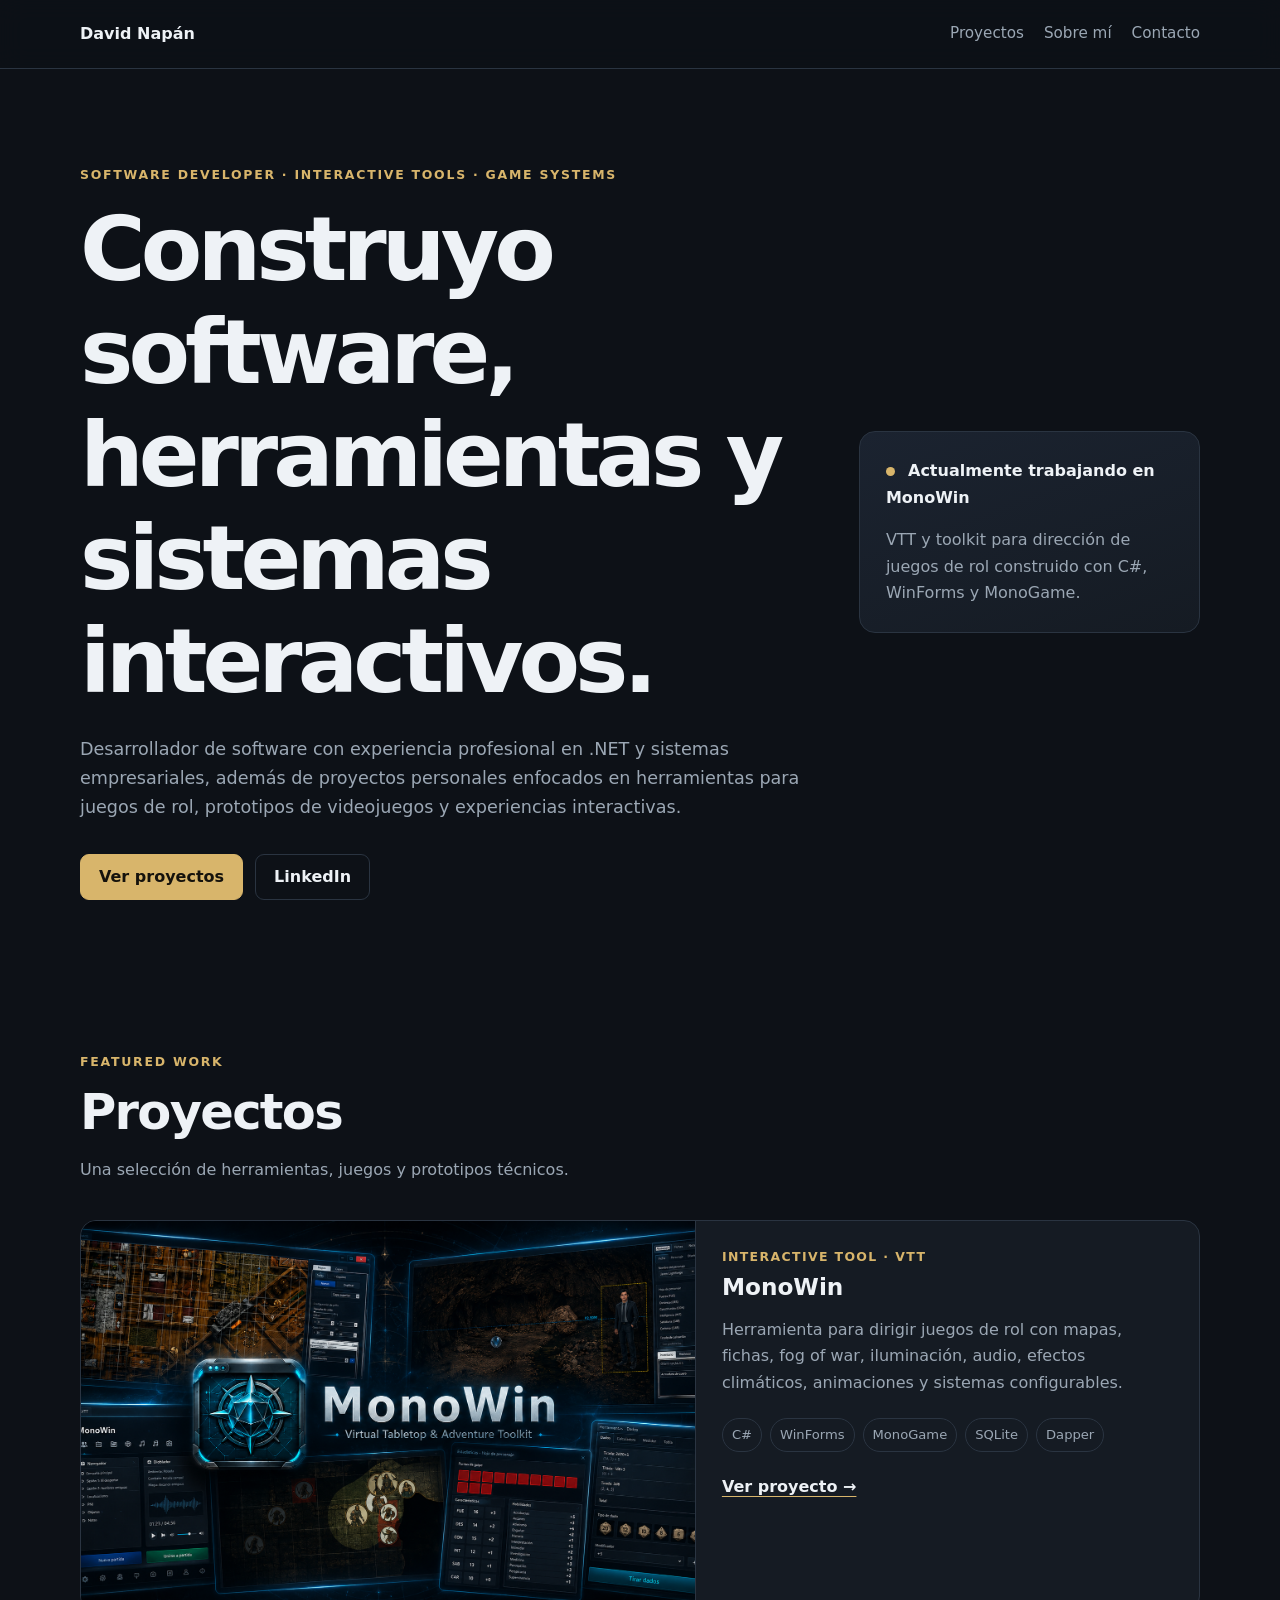
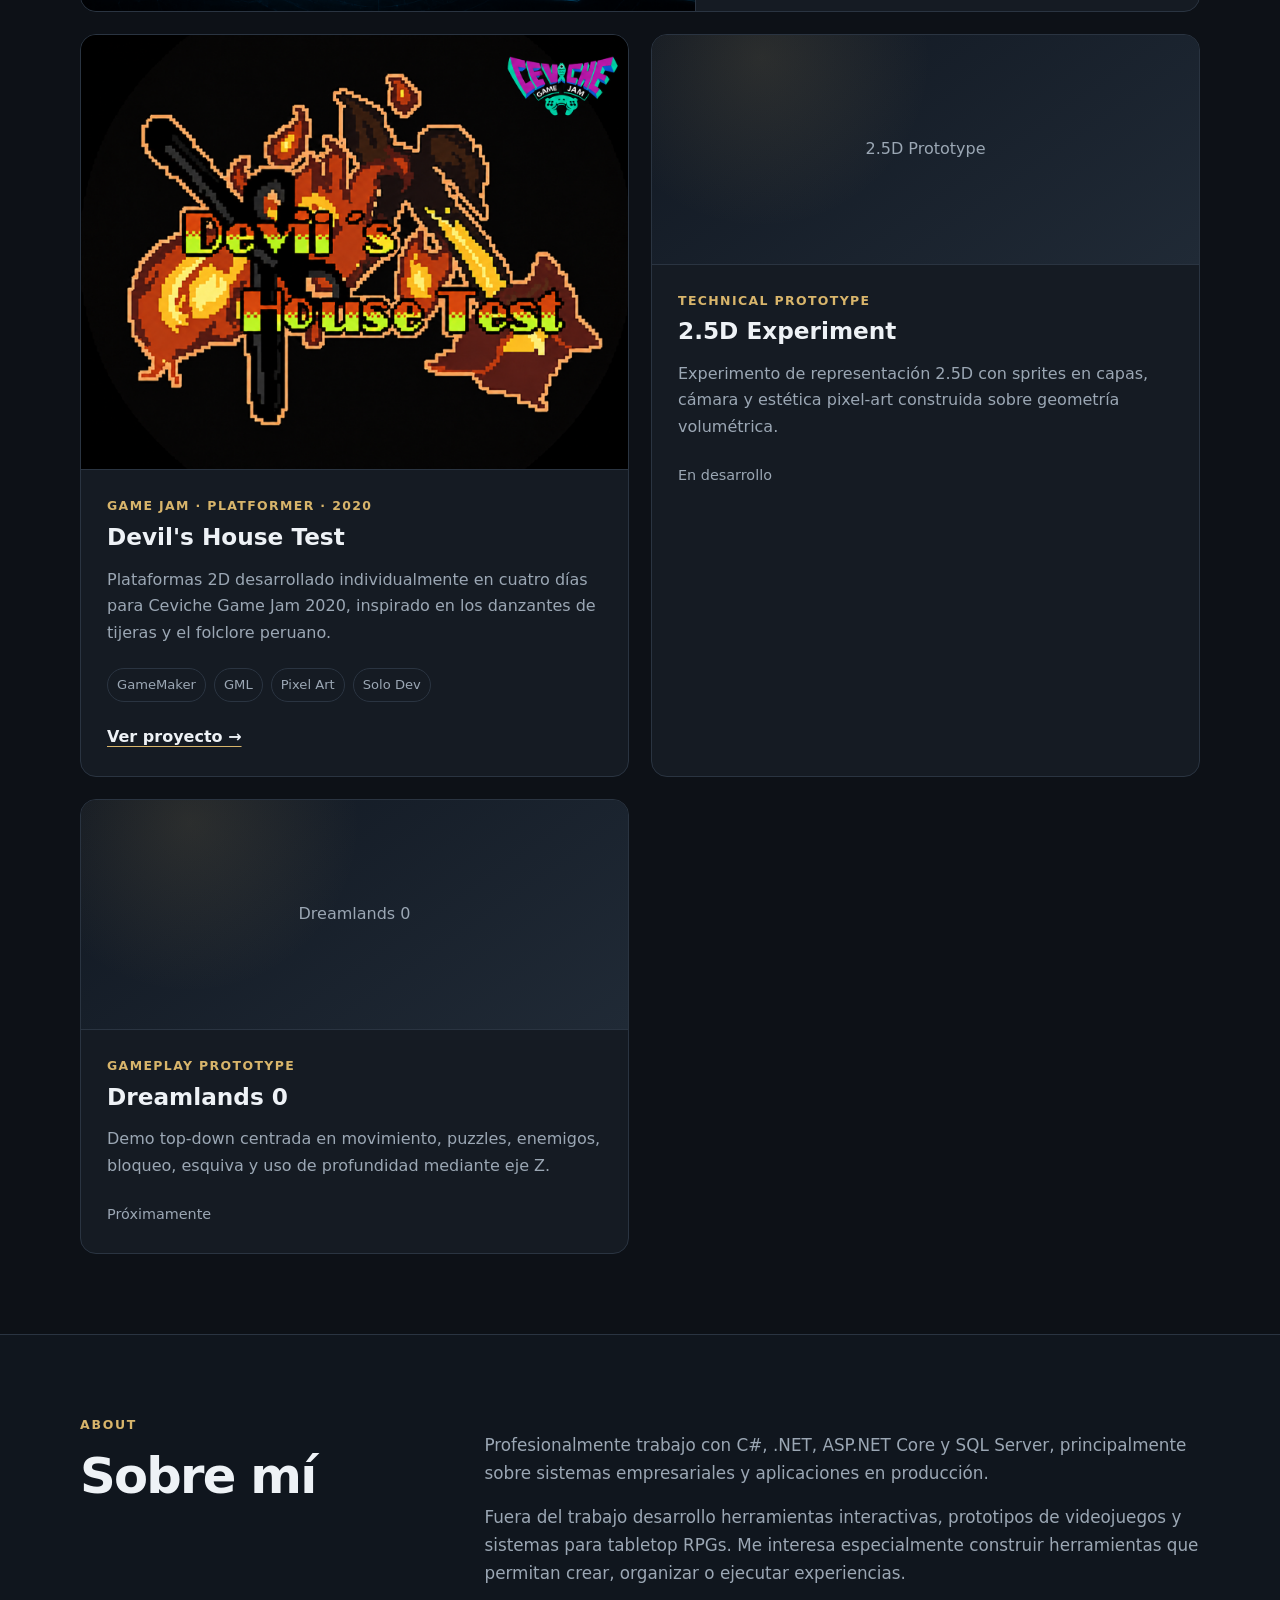
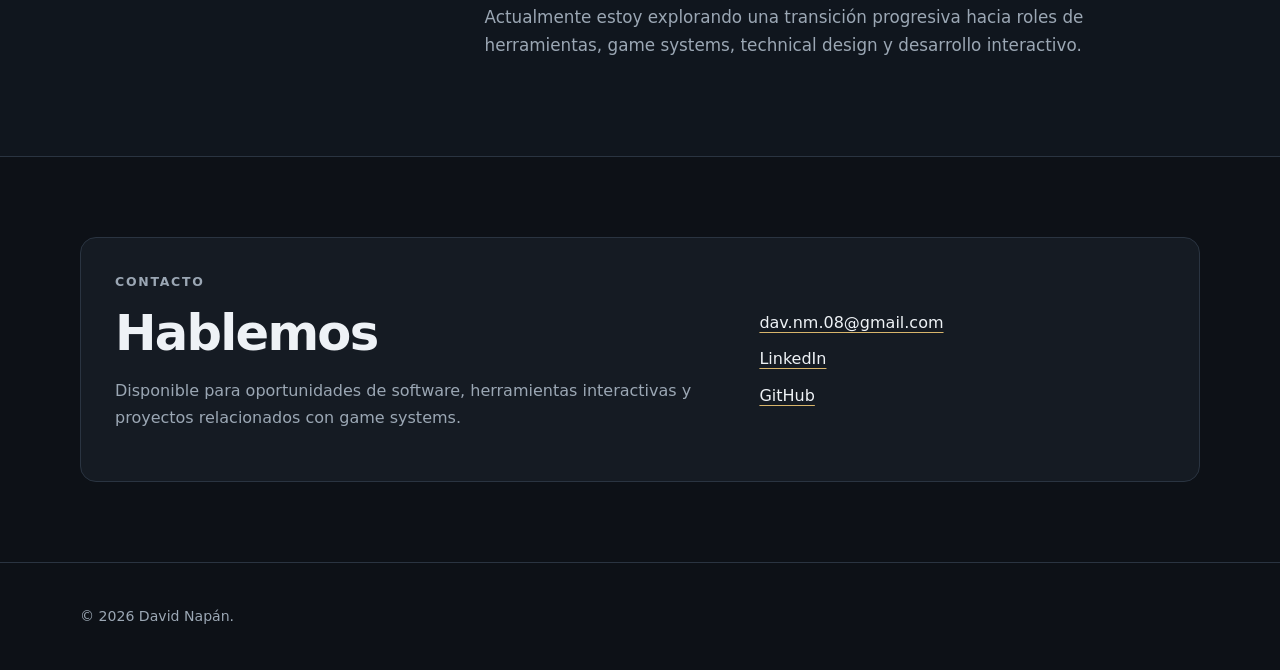
<file: index.html>
<!DOCTYPE html>
<html lang="es">
<head>
  <meta charset="UTF-8">
  <meta name="viewport" content="width=device-width, initial-scale=1.0">
  <meta name="description" content="Portfolio de David Napán: desarrollo de software, herramientas interactivas, game systems y prototipos técnicos.">
  <title>David Napán | Software Developer</title>
  <link rel="stylesheet" href="assets/css/style.css">
</head>
<body>
  <header class="site-header">
    <div class="container nav-wrap">
      <a class="brand" href="index.html">David Napán</a>
      <nav class="main-nav">
        <a href="#projects">Proyectos</a>
        <a href="#about">Sobre mí</a>
        <a href="#contact">Contacto</a>
      </nav>
    </div>
  </header>

  <main>
    <section class="hero">
      <div class="container hero-grid">
        <div>
          <p class="eyebrow">Software Developer · Interactive Tools · Game Systems</p>
          <h1>Construyo software, herramientas y sistemas interactivos.</h1>
          <p class="hero-copy">
            Desarrollador de software con experiencia profesional en .NET y sistemas empresariales,
            además de proyectos personales enfocados en herramientas para juegos de rol,
            prototipos de videojuegos y experiencias interactivas.
          </p>
          <div class="hero-actions">
            <a class="button primary" href="#projects">Ver proyectos</a>
            <a class="button secondary" href="#" target="_blank" rel="noopener">LinkedIn</a>
          </div>
        </div>

        <aside class="hero-card">
          <span class="status-dot"></span>
          <strong>Actualmente trabajando en MonoWin</strong>
          <p>VTT y toolkit para dirección de juegos de rol construido con C#, WinForms y MonoGame.</p>
        </aside>
      </div>
    </section>

    <section class="section" id="projects">
      <div class="container">
        <div class="section-heading">
          <p class="eyebrow">Featured work</p>
          <h2>Proyectos</h2>
          <p>Una selección de herramientas, juegos y prototipos técnicos.</p>
        </div>

        <div class="project-grid">
          <article class="project-card featured">
            <img class="project-image" src="assets/image/monowinCover.png" alt="MonoWin virtual tabletop en funcionamiento">
            <div class="project-content">
              <p class="project-type">Interactive Tool · VTT</p>
              <h3>MonoWin</h3>
              <p>
                Herramienta para dirigir juegos de rol con mapas, fichas, fog of war,
                iluminación, audio, efectos climáticos, animaciones y sistemas configurables.
              </p>
              <ul class="tag-list">
                <li>C#</li><li>WinForms</li><li>MonoGame</li><li>SQLite</li><li>Dapper</li>
              </ul>
              <a class="text-link" href="projects/monowin.html">Ver proyecto →</a>
            </div>
          </article>

          <article class="project-card">
            <img
              class="project-image"
              src="assets/image/devilLogo.png"
              alt="Devil's House Test - Ceviche Game Jam 2020">
          
            <div class="project-content">
              <p class="project-type">Game Jam · Platformer · 2020</p>
          
              <h3>Devil's House Test</h3>
          
              <p>
                Plataformas 2D desarrollado individualmente en cuatro días para
                Ceviche Game Jam 2020, inspirado en los danzantes de tijeras
                y el folclore peruano.
              </p>
          
              <ul class="tag-list">
                <li>GameMaker</li>
                <li>GML</li>
                <li>Pixel Art</li>
                <li>Solo Dev</li>
              </ul>
          
              <a class="text-link" href="projects/devils-house.html">
                Ver proyecto →
              </a>
            </div>
          </article>

          <article class="project-card">
            <div class="project-image placeholder"><span>2.5D Prototype</span></div>
            <div class="project-content">
              <p class="project-type">Technical Prototype</p>
              <h3>2.5D Experiment</h3>
              <p>
                Experimento de representación 2.5D con sprites en capas,
                cámara y estética pixel-art construida sobre geometría volumétrica.
              </p>
              <span class="coming-soon">En desarrollo</span>
            </div>
          </article>

          <article class="project-card">
            <div class="project-image placeholder"><span>Dreamlands 0</span></div>
            <div class="project-content">
              <p class="project-type">Gameplay Prototype</p>
              <h3>Dreamlands 0</h3>
              <p>
                Demo top-down centrada en movimiento, puzzles, enemigos,
                bloqueo, esquiva y uso de profundidad mediante eje Z.
              </p>
              <span class="coming-soon">Próximamente</span>
            </div>
          </article>
        </div>
      </div>
    </section>

    <section class="section alternate" id="about">
      <div class="container about-grid">
        <div>
          <p class="eyebrow">About</p>
          <h2>Sobre mí</h2>
        </div>
        <div class="about-copy">
          <p>
            Profesionalmente trabajo con C#, .NET, ASP.NET Core y SQL Server,
            principalmente sobre sistemas empresariales y aplicaciones en producción.
          </p>
          <p>
            Fuera del trabajo desarrollo herramientas interactivas, prototipos
            de videojuegos y sistemas para tabletop RPGs. Me interesa especialmente
            construir herramientas que permitan crear, organizar o ejecutar experiencias.
          </p>
          <p>
            Actualmente estoy explorando una transición progresiva hacia roles de
            herramientas, game systems, technical design y desarrollo interactivo.
          </p>
        </div>
      </div>
    </section>

    <section class="section" id="contact">
      <div class="container contact-card">
        <div>
          <p class="eyebrow">Contacto</p>
          <h2>Hablemos</h2>
          <p>Disponible para oportunidades de software, herramientas interactivas y proyectos relacionados con game systems.</p>
        </div>
        <div class="contact-links">
          <a href="mailto:dav.nm.08@gmail.com">dav.nm.08@gmail.com</a>
          <a href="#" target="_blank" rel="noopener">LinkedIn</a>
          <a href="https://github.com/Luc3ntyr" target="_blank" rel="noopener">GitHub</a>
        </div>
      </div>
    </section>
  </main>

  <footer class="site-footer">
    <div class="container"><p>© 2026 David Napán.</p></div>
  </footer>
</body>
</html>
</file>
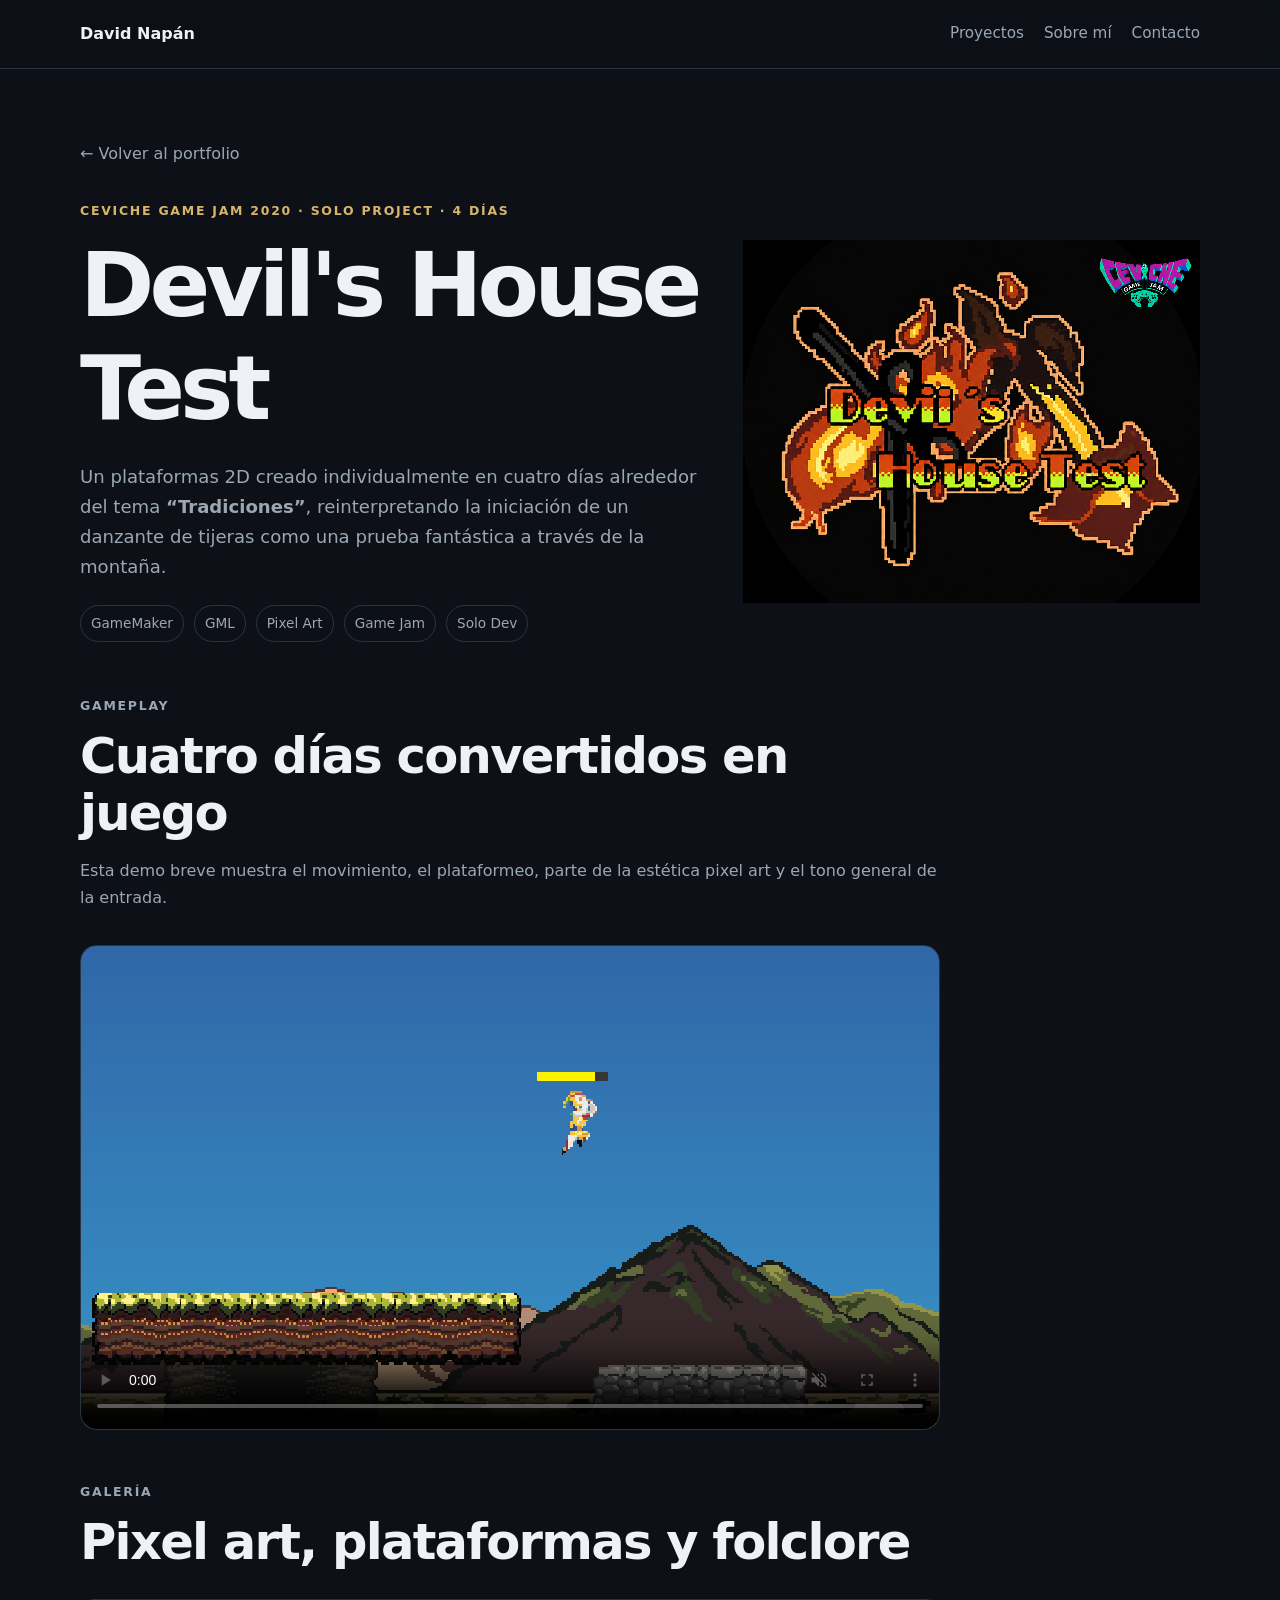
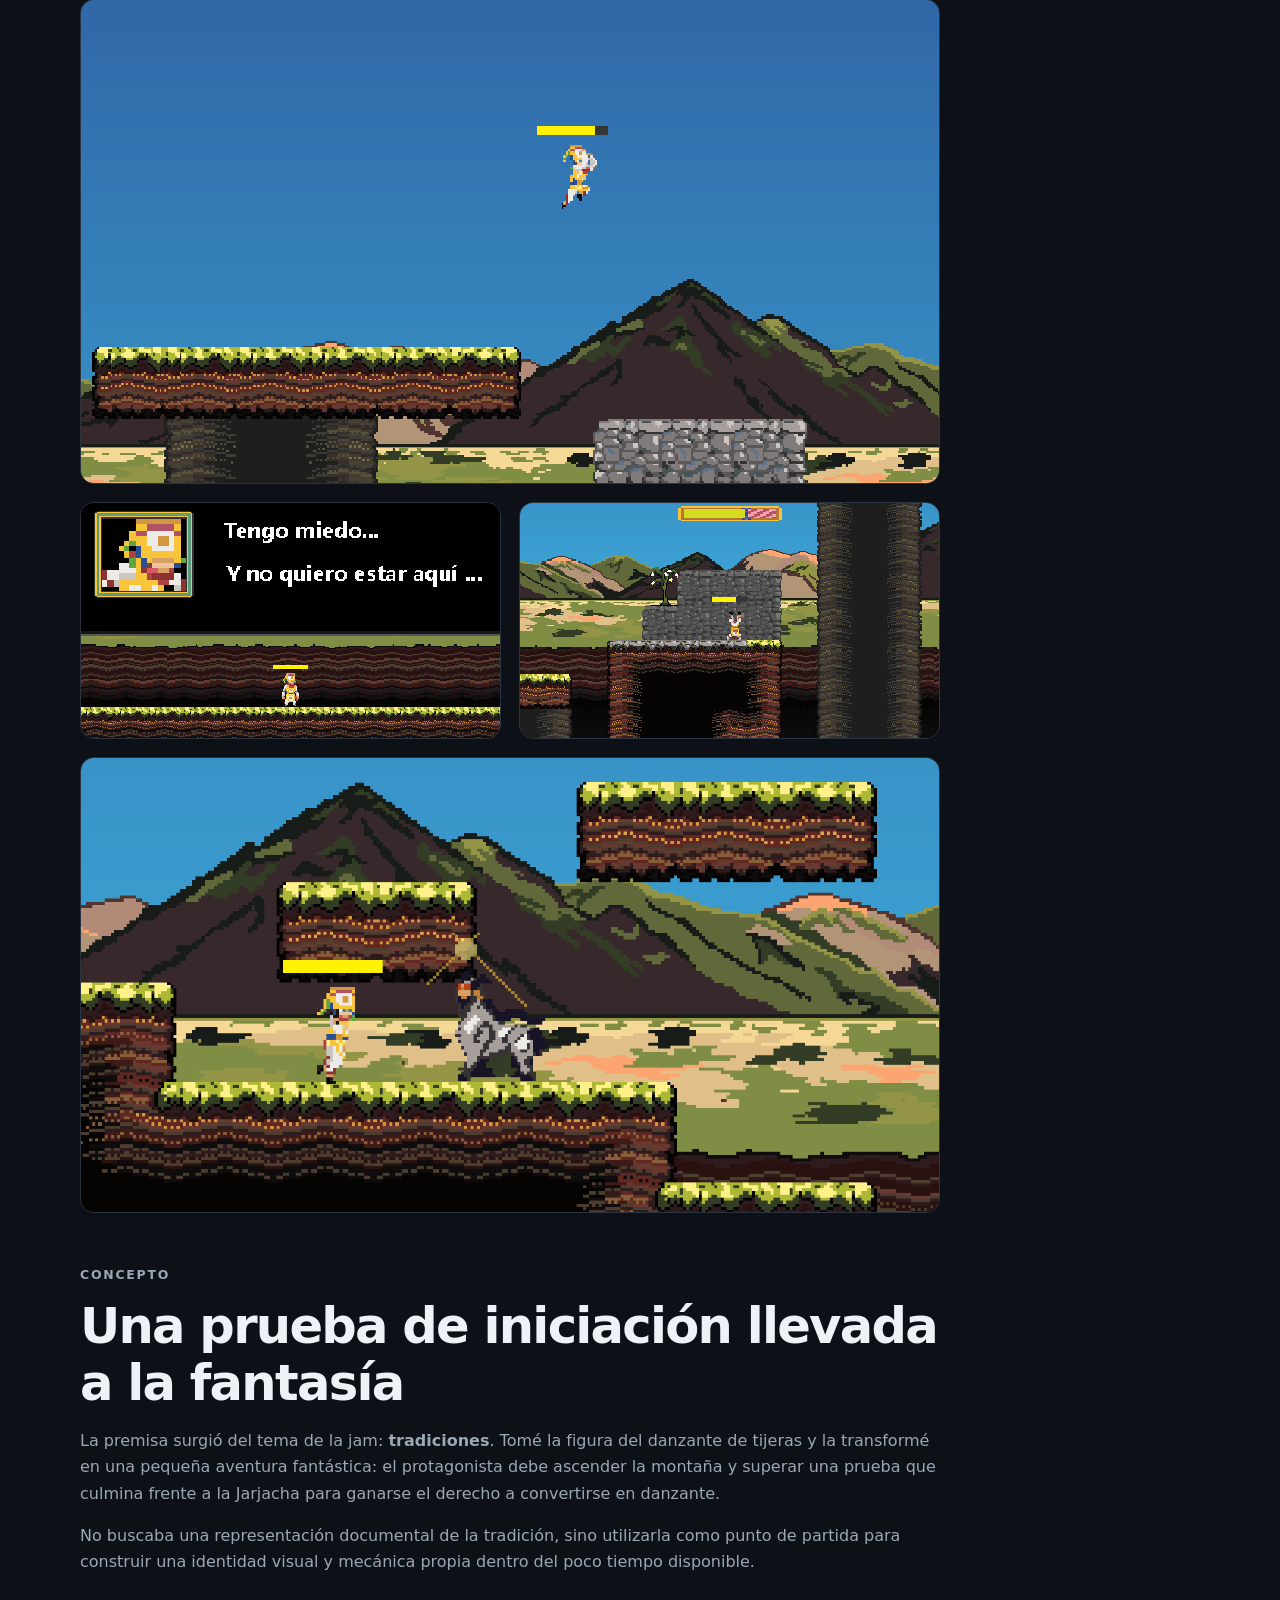
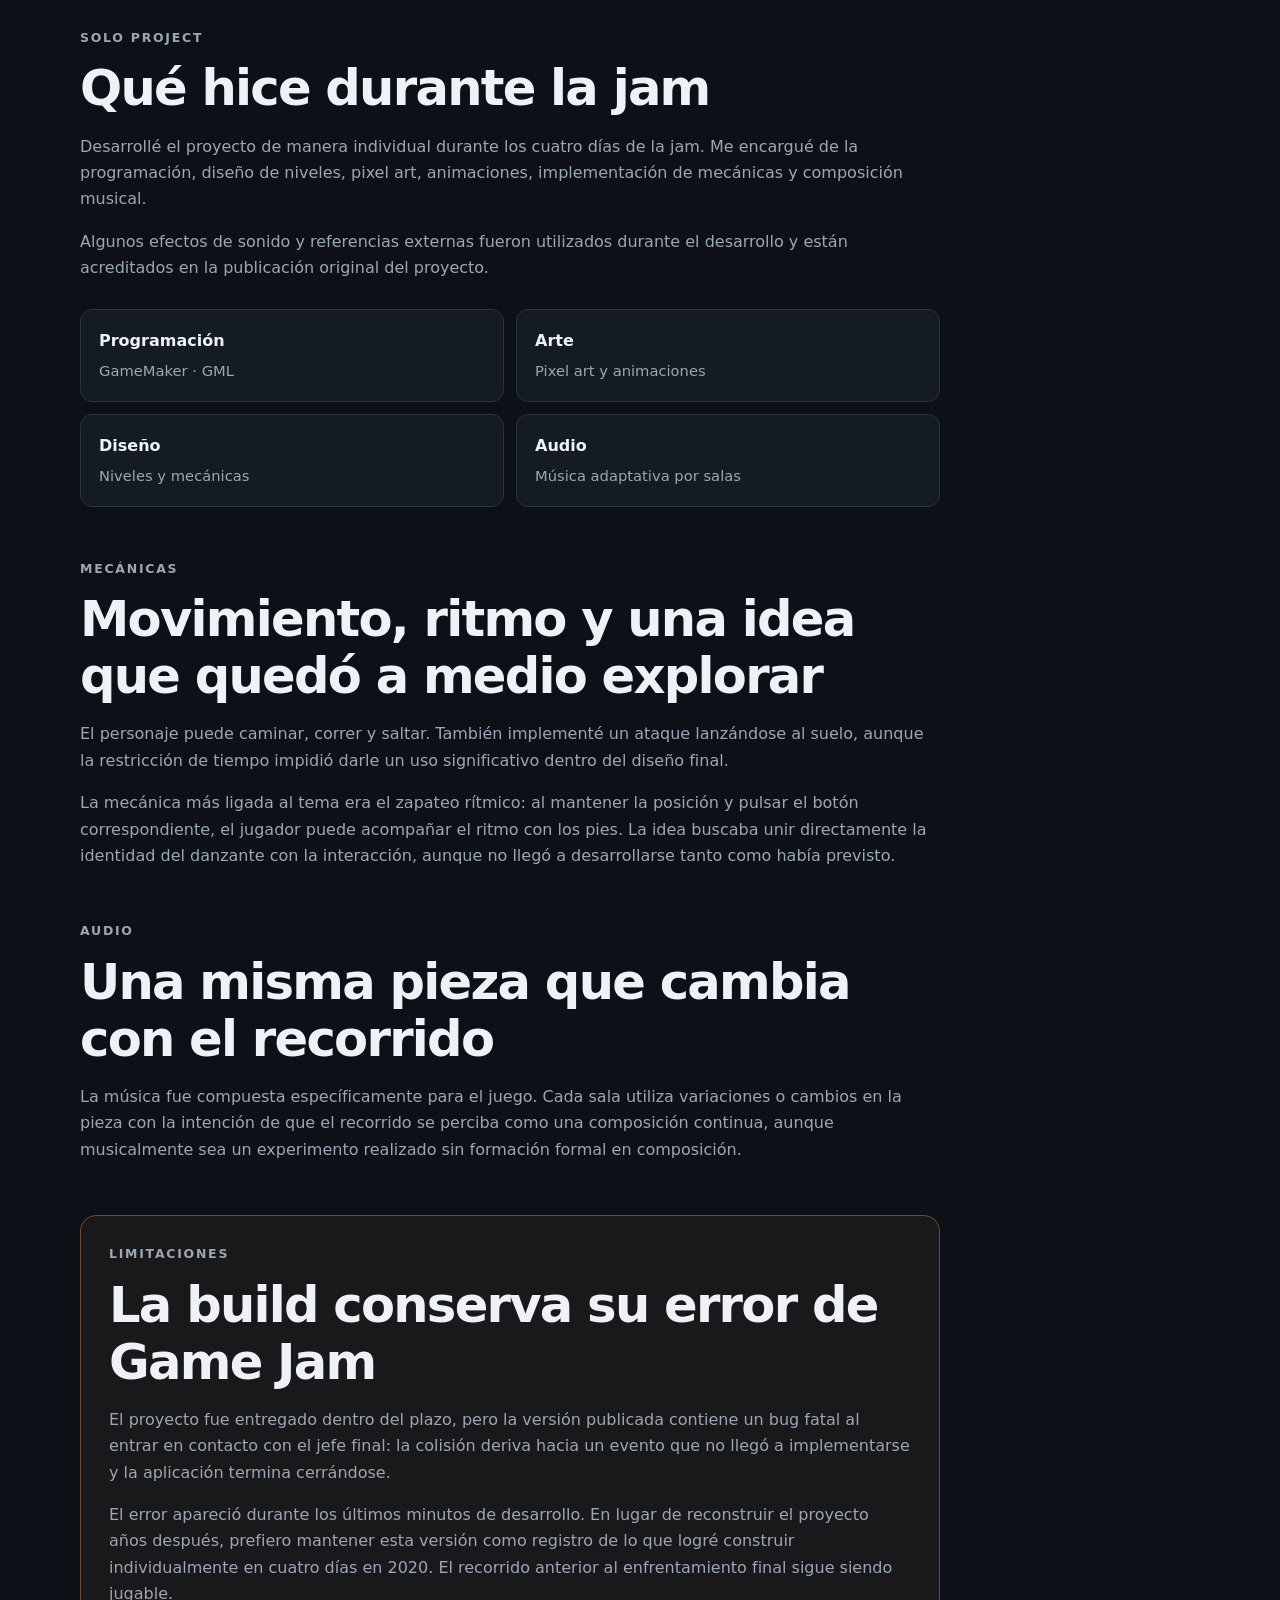
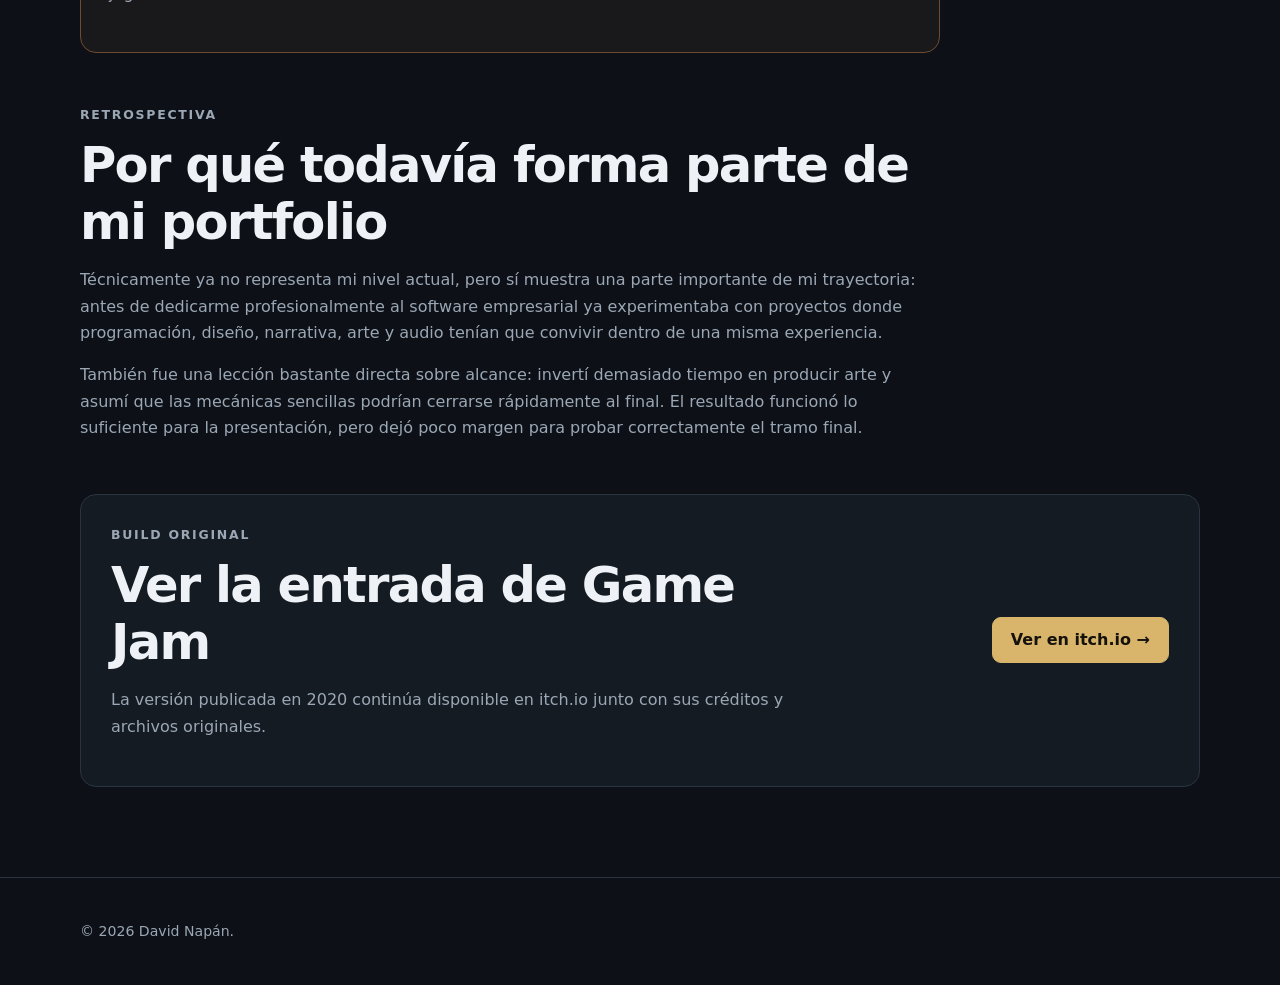
<file: projects/devils-house.html>
<!DOCTYPE html>
<html lang="es">
<head>
  <meta charset="UTF-8">
  <meta name="viewport" content="width=device-width, initial-scale=1.0">
  <meta name="description" content="Devil's House Test, proyecto individual desarrollado en cuatro días para Ceviche Game Jam 2020.">
  <title>Devil's House Test | David Napán</title>

  <link rel="stylesheet" href="../assets/css/style.css">
  <link rel="stylesheet" href="../assets/css/devils-house.css">
</head>

<body>
  <header class="site-header">
    <div class="container nav-wrap">
      <a class="brand" href="../index.html">David Napán</a>

      <nav class="main-nav" aria-label="Navegación principal">
        <a href="../index.html#projects">Proyectos</a>
        <a href="../index.html#about">Sobre mí</a>
        <a href="../index.html#contact">Contacto</a>
      </nav>
    </div>
  </header>

  <main class="project-page">
    <div class="container">

      <a class="back-link" href="../index.html">← Volver al portfolio</a>

      <section class="devil-hero">
        <div class="devil-hero-copy">
          <p class="eyebrow">Ceviche Game Jam 2020 · Solo Project · 4 días</p>

          <h1>Devil's House Test</h1>

          <p class="lead">
            Un plataformas 2D creado individualmente en cuatro días alrededor del tema
            <strong>“Tradiciones”</strong>, reinterpretando la iniciación de un danzante
            de tijeras como una prueba fantástica a través de la montaña.
          </p>

          <div class="project-meta" aria-label="Información del proyecto">
            <span>GameMaker</span>
            <span>GML</span>
            <span>Pixel Art</span>
            <span>Game Jam</span>
            <span>Solo Dev</span>
          </div>
        </div>

        <div class="devil-logo-wrap">
          <img
            class="devil-logo"
            src="../assets/image/devilLogo.png"
            alt="Logo de Devil's House Test con distintivo de Ceviche Game Jam">
        </div>
      </section>

      <!-- Gameplay corto -->
      <section class="project-section gameplay-section">
        <p class="eyebrow">Gameplay</p>
        <h2>Cuatro días convertidos en juego</h2>

        <p>
          Esta demo breve muestra el movimiento, el plataformeo, parte de la estética
          pixel art y el tono general de la entrada.
        </p>

        <div class="video-showcase devil-video">
          <video
            autoplay
            muted
            loop
            playsinline
            controls
            poster="../assets/image/gameplay-01.png">
            <source src="../assets/video/DevilsHouseGameplay.mp4" type="video/mp4">
            Tu navegador no soporta reproducción de video.
          </video>
        </div>
      </section>

      <!-- Galería -->
      <section class="project-section">
        <p class="eyebrow">Galería</p>
        <h2>Pixel art, plataformas y folclore</h2>

        <div class="devil-gallery">
          <figure class="devil-shot wide">
            <img
              src="../assets/image/gameplay-01.png"
              alt="El protagonista de Devil's House Test saltando frente a una montaña"
              loading="lazy">
          </figure>

          <figure class="devil-shot">
            <img
              src="../assets/image/gameplay-02.png"
              alt="Escena de diálogo de Devil's House Test"
              loading="lazy">
          </figure>

          <figure class="devil-shot">
            <img
              src="../assets/image/gameplay-03.png"
              alt="Sección de plataformas de Devil's House Test"
              loading="lazy">
          </figure>

          <figure class="devil-shot wide">
            <img
              src="../assets/image/gameplay-04.png"
              alt="El danzante frente a la Jarjacha en Devil's House Test"
              loading="lazy">
          </figure>
        </div>
      </section>

      <!-- Concepto -->
      <section class="project-section">
        <p class="eyebrow">Concepto</p>
        <h2>Una prueba de iniciación llevada a la fantasía</h2>

        <p>
          La premisa surgió del tema de la jam: <strong>tradiciones</strong>. Tomé la figura
          del danzante de tijeras y la transformé en una pequeña aventura fantástica:
          el protagonista debe ascender la montaña y superar una prueba que culmina
          frente a la Jarjacha para ganarse el derecho a convertirse en danzante.
        </p>

        <p>
          No buscaba una representación documental de la tradición, sino utilizarla
          como punto de partida para construir una identidad visual y mecánica propia
          dentro del poco tiempo disponible.
        </p>
      </section>

      <!-- Rol -->
      <section class="project-section">
        <p class="eyebrow">Solo Project</p>
        <h2>Qué hice durante la jam</h2>

        <p>
          Desarrollé el proyecto de manera individual durante los cuatro días de la jam.
          Me encargué de la programación, diseño de niveles, pixel art, animaciones,
          implementación de mecánicas y composición musical.
        </p>

        <p>
          Algunos efectos de sonido y referencias externas fueron utilizados durante
          el desarrollo y están acreditados en la publicación original del proyecto.
        </p>

        <div class="responsibility-grid">
          <div>
            <strong>Programación</strong>
            <span>GameMaker · GML</span>
          </div>
          <div>
            <strong>Arte</strong>
            <span>Pixel art y animaciones</span>
          </div>
          <div>
            <strong>Diseño</strong>
            <span>Niveles y mecánicas</span>
          </div>
          <div>
            <strong>Audio</strong>
            <span>Música adaptativa por salas</span>
          </div>
        </div>
      </section>

      <!-- Mecánicas -->
      <section class="project-section">
        <p class="eyebrow">Mecánicas</p>
        <h2>Movimiento, ritmo y una idea que quedó a medio explorar</h2>

        <p>
          El personaje puede caminar, correr y saltar. También implementé un ataque
          lanzándose al suelo, aunque la restricción de tiempo impidió darle un uso
          significativo dentro del diseño final.
        </p>

        <p>
          La mecánica más ligada al tema era el zapateo rítmico: al mantener la posición
          y pulsar el botón correspondiente, el jugador puede acompañar el ritmo con los pies.
          La idea buscaba unir directamente la identidad del danzante con la interacción,
          aunque no llegó a desarrollarse tanto como había previsto.
        </p>
      </section>

      <!-- Audio -->
      <section class="project-section">
        <p class="eyebrow">Audio</p>
        <h2>Una misma pieza que cambia con el recorrido</h2>

        <p>
          La música fue compuesta específicamente para el juego. Cada sala utiliza
          variaciones o cambios en la pieza con la intención de que el recorrido se
          perciba como una composición continua, aunque musicalmente sea un experimento
          realizado sin formación formal en composición.
        </p>
      </section>

      <!-- Limitaciones -->
      <section class="project-section limitation-card">
        <p class="eyebrow">Limitaciones</p>
        <h2>La build conserva su error de Game Jam</h2>

        <p>
          El proyecto fue entregado dentro del plazo, pero la versión publicada contiene
          un bug fatal al entrar en contacto con el jefe final: la colisión deriva hacia
          un evento que no llegó a implementarse y la aplicación termina cerrándose.
        </p>

        <p>
          El error apareció durante los últimos minutos de desarrollo. En lugar de
          reconstruir el proyecto años después, prefiero mantener esta versión como
          registro de lo que logré construir individualmente en cuatro días en 2020.
          El recorrido anterior al enfrentamiento final sigue siendo jugable.
        </p>
      </section>

      <!-- Reflexión -->
      <section class="project-section">
        <p class="eyebrow">Retrospectiva</p>
        <h2>Por qué todavía forma parte de mi portfolio</h2>

        <p>
          Técnicamente ya no representa mi nivel actual, pero sí muestra una parte
          importante de mi trayectoria: antes de dedicarme profesionalmente al software
          empresarial ya experimentaba con proyectos donde programación, diseño,
          narrativa, arte y audio tenían que convivir dentro de una misma experiencia.
        </p>

        <p>
          También fue una lección bastante directa sobre alcance: invertí demasiado
          tiempo en producir arte y asumí que las mecánicas sencillas podrían cerrarse
          rápidamente al final. El resultado funcionó lo suficiente para la presentación,
          pero dejó poco margen para probar correctamente el tramo final.
        </p>
      </section>

      <!-- Itch -->
      <section class="project-section itch-card">
        <div>
          <p class="eyebrow">Build original</p>
          <h2>Ver la entrada de Game Jam</h2>

          <p>
            La versión publicada en 2020 continúa disponible en itch.io junto con
            sus créditos y archivos originales.
          </p>
        </div>

        <a
          class="button primary"
          href="https://luccentyr.itch.io/devils-house-test"
          target="_blank"
          rel="noopener">
          Ver en itch.io →
        </a>
      </section>

    </div>
  </main>

  <footer class="site-footer">
    <div class="container">
      <p>© 2026 David Napán.</p>
    </div>
  </footer>
</body>
</html>
</file>
<file: assets/css/style.css>
:root {
  --bg: #0d1117;
  --surface: #151b23;
  --surface-soft: #1b2330;
  --text: #eef2f6;
  --muted: #9ba7b4;
  --line: #2a3441;
  --accent: #d8b56b;
  --accent-soft: rgba(216, 181, 107, 0.12);
  --max-width: 1120px;
}

* {
  box-sizing: border-box;
}

html {
  scroll-behavior: smooth;
}

body {
  margin: 0;
  font-family: Inter, ui-sans-serif, system-ui, -apple-system,
    BlinkMacSystemFont, "Segoe UI", sans-serif;
  background: var(--bg);
  color: var(--text);
  line-height: 1.65;
}

a {
  color: inherit;
}

img {
  max-width: 100%;
  display: block;
}

.container {
  width: min(calc(100% - 40px), var(--max-width));
  margin-inline: auto;
}


/* =========================================================
   HEADER
   ========================================================= */

.site-header {
  position: sticky;
  top: 0;
  z-index: 10;
  background: rgba(13, 17, 23, 0.92);
  border-bottom: 1px solid var(--line);
  backdrop-filter: blur(12px);
}

.nav-wrap {
  min-height: 68px;
  display: flex;
  align-items: center;
  justify-content: space-between;
  gap: 24px;
}

.brand {
  font-weight: 700;
  text-decoration: none;
}

.main-nav {
  display: flex;
  gap: 20px;
}

.main-nav a {
  color: var(--muted);
  text-decoration: none;
  font-size: .95rem;
}

.main-nav a:hover {
  color: var(--text);
}


/* =========================================================
   HOME HERO
   ========================================================= */

.hero {
  padding: 96px 0 72px;
}

.hero-grid {
  display: grid;
  grid-template-columns: minmax(0, 1.5fr) minmax(280px, .7fr);
  gap: 48px;
  align-items: center;
}

.eyebrow {
  margin: 0 0 12px;
  color: var(--accent);
  font-size: .78rem;
  font-weight: 700;
  text-transform: uppercase;
  letter-spacing: .14em;
}

h1,
h2,
h3 {
  margin-top: 0;
  line-height: 1.15;
}

h1 {
  max-width: 820px;
  margin-bottom: 22px;
  font-size: clamp(2.8rem, 7vw, 5.7rem);
  letter-spacing: -.055em;
}

h2 {
  margin-bottom: 12px;
  font-size: clamp(2rem, 4vw, 3.1rem);
  letter-spacing: -.035em;
}

h3 {
  margin-bottom: 12px;
  font-size: 1.45rem;
}

.hero-copy {
  max-width: 720px;
  margin: 0;
  color: var(--muted);
  font-size: 1.1rem;
}

.hero-actions {
  display: flex;
  flex-wrap: wrap;
  gap: 12px;
  margin-top: 32px;
}

.button {
  display: inline-flex;
  align-items: center;
  min-height: 46px;
  padding: 0 18px;
  border: 1px solid var(--line);
  border-radius: 9px;
  text-decoration: none;
  font-weight: 650;
}

.button.primary {
  background: var(--accent);
  color: #15120c;
  border-color: var(--accent);
}

.button.secondary {
  background: transparent;
}

.hero-card {
  padding: 26px;
  border: 1px solid var(--line);
  border-radius: 16px;
  background: linear-gradient(
    160deg,
    var(--surface-soft),
    var(--surface)
  );
}

.status-dot {
  display: inline-block;
  width: 9px;
  height: 9px;
  margin-right: 8px;
  border-radius: 50%;
  background: var(--accent);
}

.hero-card p {
  margin: 16px 0 0;
  color: var(--muted);
}


/* =========================================================
   GENERAL SECTIONS
   ========================================================= */

.section {
  padding: 80px 0;
}

.section.alternate {
  border-block: 1px solid var(--line);
  background: #10161e;
}

.section-heading {
  max-width: 680px;
  margin-bottom: 36px;
}

.section-heading > p:last-child,
.about-copy,
.contact-card p {
  color: var(--muted);
}


/* =========================================================
   PROJECT CARDS
   ========================================================= */

.project-grid {
  display: grid;
  grid-template-columns: repeat(2, minmax(0, 1fr));
  gap: 22px;
}

.project-card {
  overflow: hidden;
  border: 1px solid var(--line);
  border-radius: 16px;
  background: var(--surface);
}

.project-card.featured {
  grid-column: 1 / -1;
  display: grid;
  grid-template-columns: minmax(0, 1.1fr) minmax(320px, .9fr);
}

.project-image {
  min-height: 230px;
  border-bottom: 1px solid var(--line);
  background-position: center;
  background-size: cover;
  object-fit: cover;
  width: 100%;
}

.project-card.featured .project-image {
  min-height: 390px;
  height: 100%;
  border-right: 1px solid var(--line);
  border-bottom: 0;
}

.placeholder {
  display: grid;
  place-items: center;
  padding: 30px;
  background:
    radial-gradient(
      circle at 20% 10%,
      var(--accent-soft),
      transparent 35%
    ),
    linear-gradient(145deg, #111822, #202a36);
  color: var(--muted);
}

.project-content {
  padding: 26px;
}

.project-content p {
  color: var(--muted);
}

.project-type {
  margin-top: 0;
  margin-bottom: 7px;
  color: var(--accent) !important;
  font-size: .78rem;
  font-weight: 700;
  text-transform: uppercase;
  letter-spacing: .11em;
}

.tag-list {
  display: flex;
  flex-wrap: wrap;
  gap: 8px;
  margin: 22px 0;
  padding: 0;
  list-style: none;
}

.tag-list li {
  padding: 5px 9px;
  border: 1px solid var(--line);
  border-radius: 999px;
  color: var(--muted);
  font-size: .82rem;
}

.text-link {
  color: var(--text);
  font-weight: 700;
  text-decoration-color: var(--accent);
  text-underline-offset: 4px;
}

.coming-soon {
  display: inline-block;
  margin-top: 8px;
  color: var(--muted);
  font-size: .9rem;
}


/* =========================================================
   ABOUT
   ========================================================= */

.about-grid {
  display: grid;
  grid-template-columns: minmax(220px, .65fr) minmax(0, 1.35fr);
  gap: 60px;
}

.about-copy {
  max-width: 760px;
  font-size: 1.05rem;
}


/* =========================================================
   CONTACT
   ========================================================= */

.contact-card {
  display: grid;
  grid-template-columns: minmax(0, 1.2fr) minmax(250px, .8fr);
  gap: 36px;
  padding: 34px;
  border: 1px solid var(--line);
  border-radius: 16px;
  background: var(--surface);
}

.contact-links {
  display: flex;
  flex-direction: column;
  align-items: flex-start;
  justify-content: center;
  gap: 10px;
}

.contact-links a {
  text-decoration-color: var(--accent);
  text-underline-offset: 4px;
}


/* =========================================================
   FOOTER
   ========================================================= */

.site-footer {
  padding: 28px 0;
  border-top: 1px solid var(--line);
  color: var(--muted);
  font-size: .88rem;
}


/* =========================================================
   PROJECT PAGE
   ========================================================= */

.project-page {
  padding: 72px 0 90px;
}

.project-hero {
  max-width: 850px;
  margin-bottom: 42px;
}

.project-hero .lead {
  color: var(--muted);
  font-size: 1.15rem;
}

.project-meta {
  display: flex;
  flex-wrap: wrap;
  gap: 10px;
  margin-top: 24px;
}

.project-meta span {
  padding: 6px 10px;
  border: 1px solid var(--line);
  border-radius: 999px;
  color: var(--muted);
  font-size: .85rem;
}

.project-section {
  max-width: 860px;
  margin-top: 52px;
}

.project-section p,
.project-section li {
  color: var(--muted);
}

.project-section ul {
  padding-left: 20px;
}

.showcase-placeholder {
  min-height: 440px;
  display: grid;
  place-items: center;
  margin-top: 34px;
  padding: 30px;
  border: 1px solid var(--line);
  border-radius: 16px;
  background:
    radial-gradient(
      circle at 80% 10%,
      var(--accent-soft),
      transparent 30%
    ),
    linear-gradient(145deg, #111822, #202a36);
  color: var(--muted);
  text-align: center;
}

.back-link {
  display: inline-block;
  margin-bottom: 34px;
  color: var(--muted);
  text-decoration: none;
}

.back-link:hover {
  color: var(--text);
}


/* =========================================================
   VIDEO PRINCIPAL
   ========================================================= */

.video-showcase {
  margin-top: 34px;
  overflow: hidden;
  border: 1px solid var(--line);
  border-radius: 16px;
  background: #000;
}

.video-showcase video {
  display: block;
  width: 100%;
  height: auto;
}


/* =========================================================
   GALERÍA / MULTIMEDIA DE PROYECTOS
   ========================================================= */

.project-gallery {
  display: grid;
  grid-template-columns: repeat(2, minmax(0, 1fr));
  gap: 22px;
  margin-top: 30px;
  margin-bottom: 30px;
}

.gallery-card {
  margin: 0;
  overflow: hidden;
  border: 1px solid var(--line);
  border-radius: 16px;
  background: var(--surface);
}

.gallery-card img,
.gallery-card video {
  display: block;
  width: 100%;
  height: auto;
  background: #000;
}

.gallery-card figcaption {
  padding: 18px 20px;
  color: var(--muted);
  font-size: .92rem;
  line-height: 1.55;
}

.gallery-card figcaption strong {
  color: var(--text);
}

/* Un único recurso ocupa todo el ancho de la sección */
.project-gallery > .gallery-card:only-child {
  grid-column: 1 / -1;
}


/* =========================================================
   RESPONSIVE
   ========================================================= */

@media (max-width: 780px) {

  .main-nav {
    display: none;
  }

  .hero {
    padding-top: 72px;
  }

  .hero-grid,
  .about-grid,
  .contact-card,
  .project-card.featured {
    grid-template-columns: 1fr;
  }

  .project-grid {
    grid-template-columns: 1fr;
  }

  .project-card.featured {
    grid-column: auto;
  }

  .project-card.featured .project-image {
    min-height: 260px;
    border-right: 0;
    border-bottom: 1px solid var(--line);
  }

  .section {
    padding: 62px 0;
  }

  .project-gallery {
    grid-template-columns: 1fr;
  }

  .project-gallery > .gallery-card:only-child {
    grid-column: auto;
  }
}
</file>
<file: assets/css/devils-house.css>
.devil-hero {
  display: grid;
  grid-template-columns: minmax(0, 1.15fr) minmax(260px, .85fr);
  gap: 44px;
  align-items: center;
  margin-bottom: 54px;
}

.devil-hero .lead {
  max-width: 760px;
  color: var(--muted);
  font-size: 1.13rem;
}

.devil-logo-wrap {
  display: flex;
  justify-content: center;
}

.devil-logo {
  width: min(100%, 520px);
  height: auto;
  image-rendering: pixelated;
}

.devil-video video {
  display: block;
  width: 100%;
  height: auto;
  image-rendering: pixelated;
}

.devil-gallery {
  display: grid;
  grid-template-columns: repeat(2, minmax(0, 1fr));
  gap: 18px;
  margin-top: 28px;
}

.devil-shot {
  margin: 0;
  overflow: hidden;
  border: 1px solid var(--line);
  border-radius: 14px;
  background: #090b0f;
}

.devil-shot.wide {
  grid-column: 1 / -1;
}

.devil-shot img {
  display: block;
  width: 100%;
  height: 100%;
  max-height: 540px;
  object-fit: cover;
  image-rendering: pixelated;
}

.responsibility-grid {
  display: grid;
  grid-template-columns: repeat(2, minmax(0, 1fr));
  gap: 12px;
  margin-top: 28px;
}

.responsibility-grid > div {
  padding: 18px;
  border: 1px solid var(--line);
  border-radius: 12px;
  background: var(--surface);
}

.responsibility-grid strong,
.responsibility-grid span {
  display: block;
}

.responsibility-grid span {
  margin-top: 4px;
  color: var(--muted);
  font-size: .92rem;
}

.limitation-card {
  padding: 28px;
  border: 1px solid #704b32;
  border-radius: 16px;
  background: rgba(112, 75, 50, .12);
}

.itch-card {
  max-width: none;
  display: flex;
  align-items: center;
  justify-content: space-between;
  gap: 28px;
  padding: 30px;
  border: 1px solid var(--line);
  border-radius: 16px;
  background: var(--surface);
}

.itch-card > div {
  max-width: 720px;
}

@media (max-width: 780px) {
  .devil-hero,
  .responsibility-grid {
    grid-template-columns: 1fr;
  }

  .devil-gallery {
    grid-template-columns: 1fr;
  }

  .devil-shot.wide {
    grid-column: auto;
  }

  .itch-card {
    align-items: flex-start;
    flex-direction: column;
  }
}
</file>
